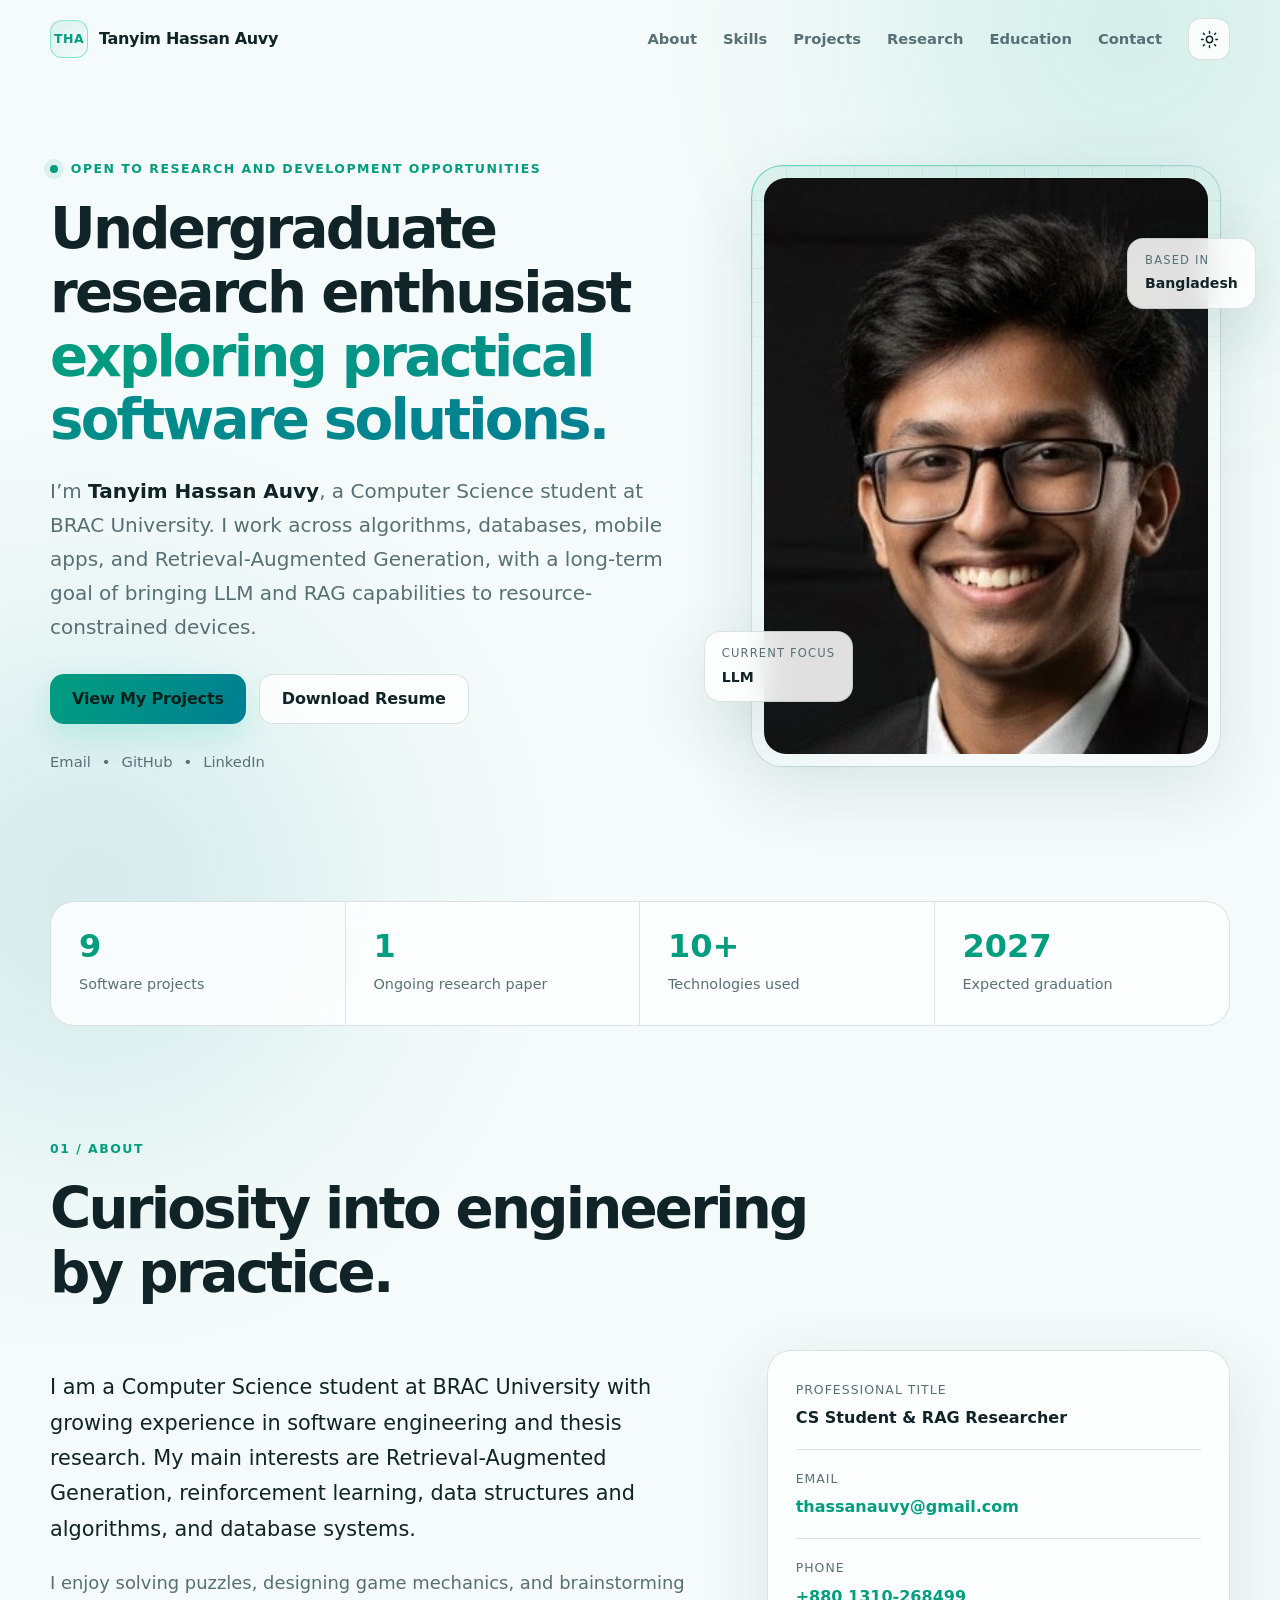
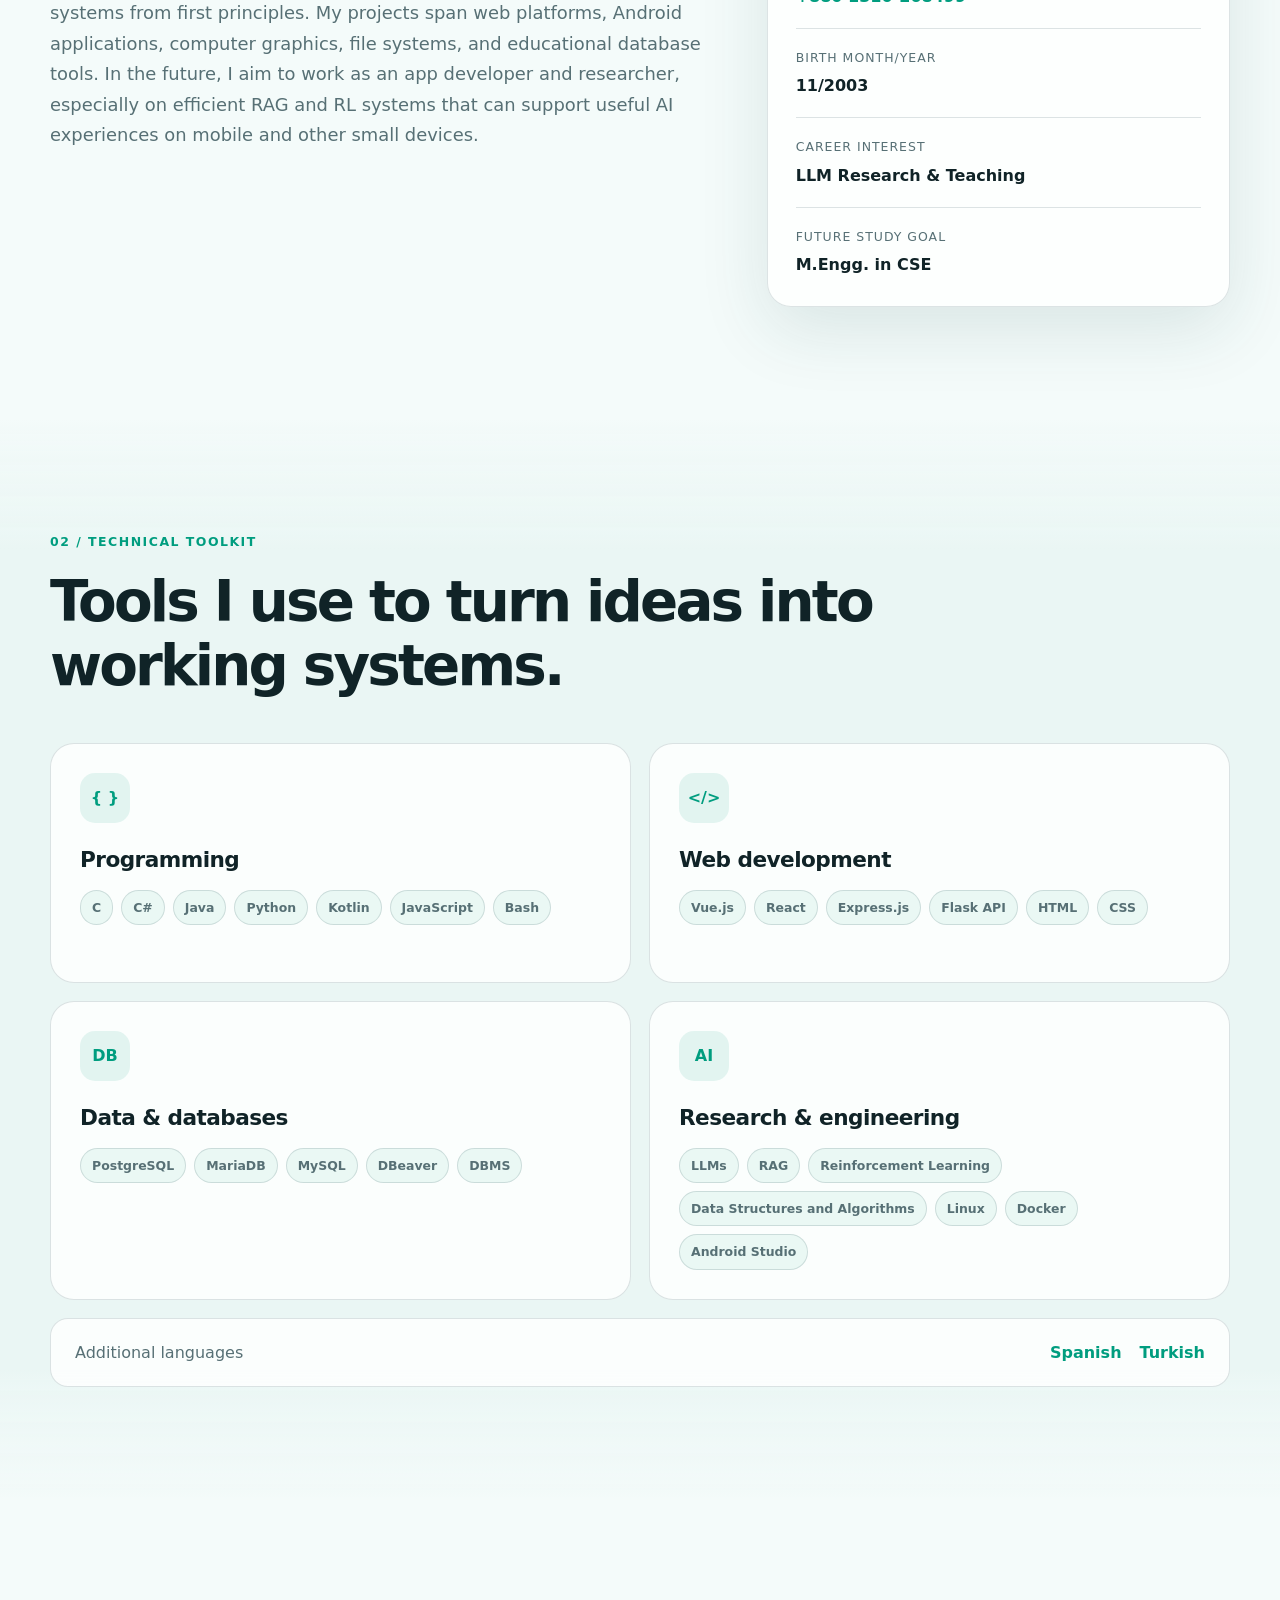
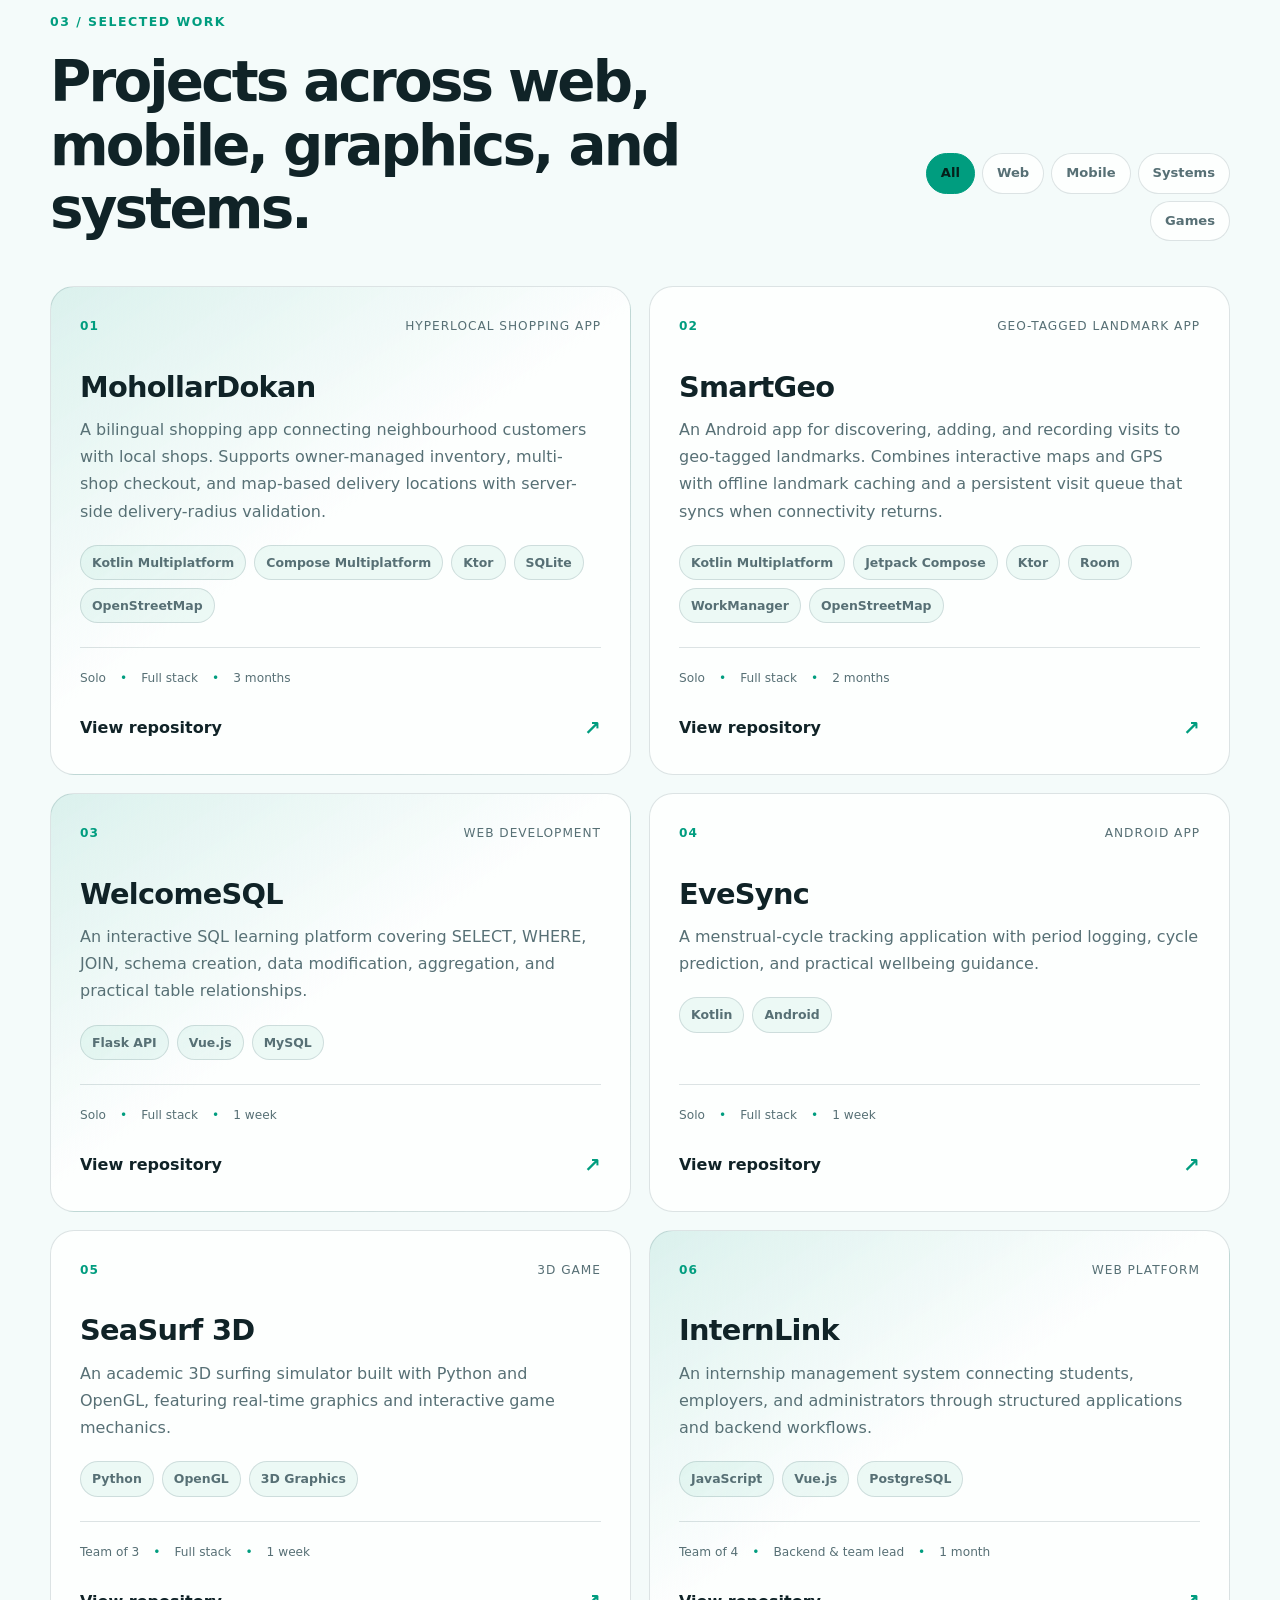
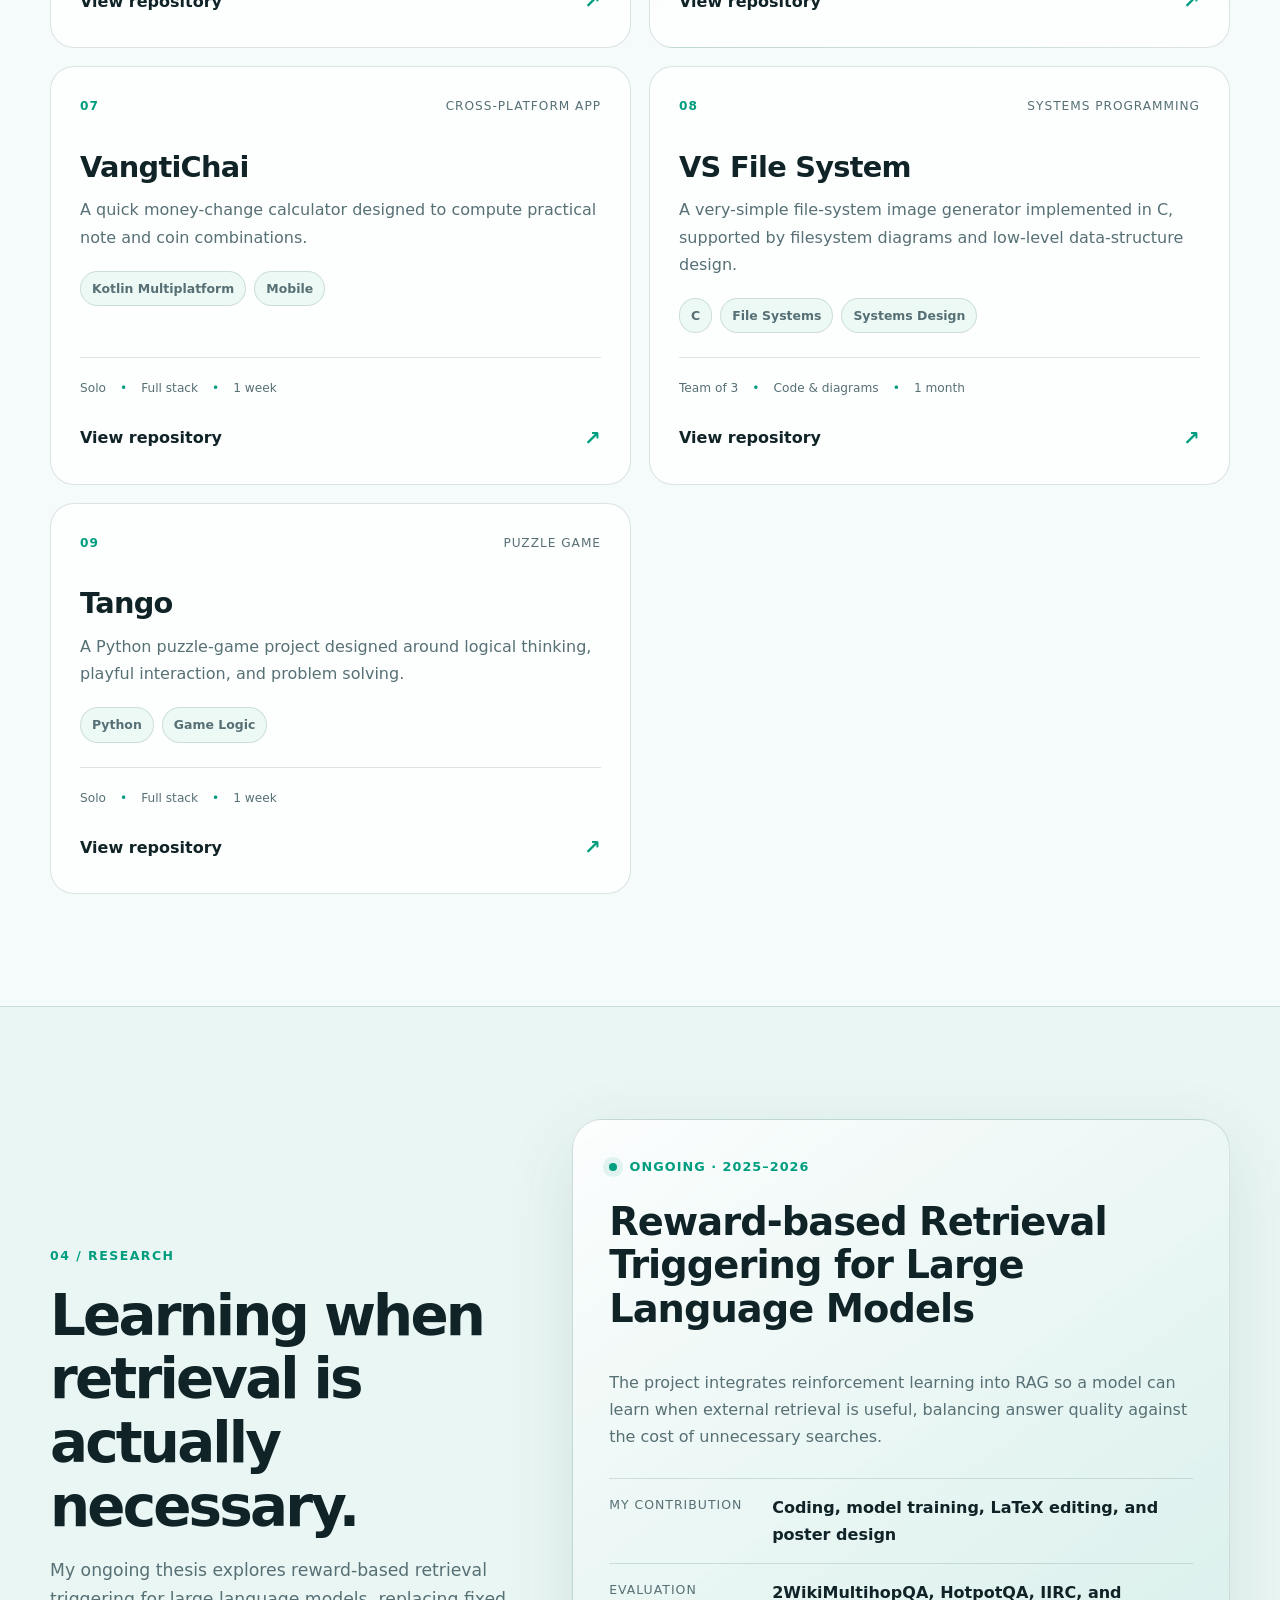
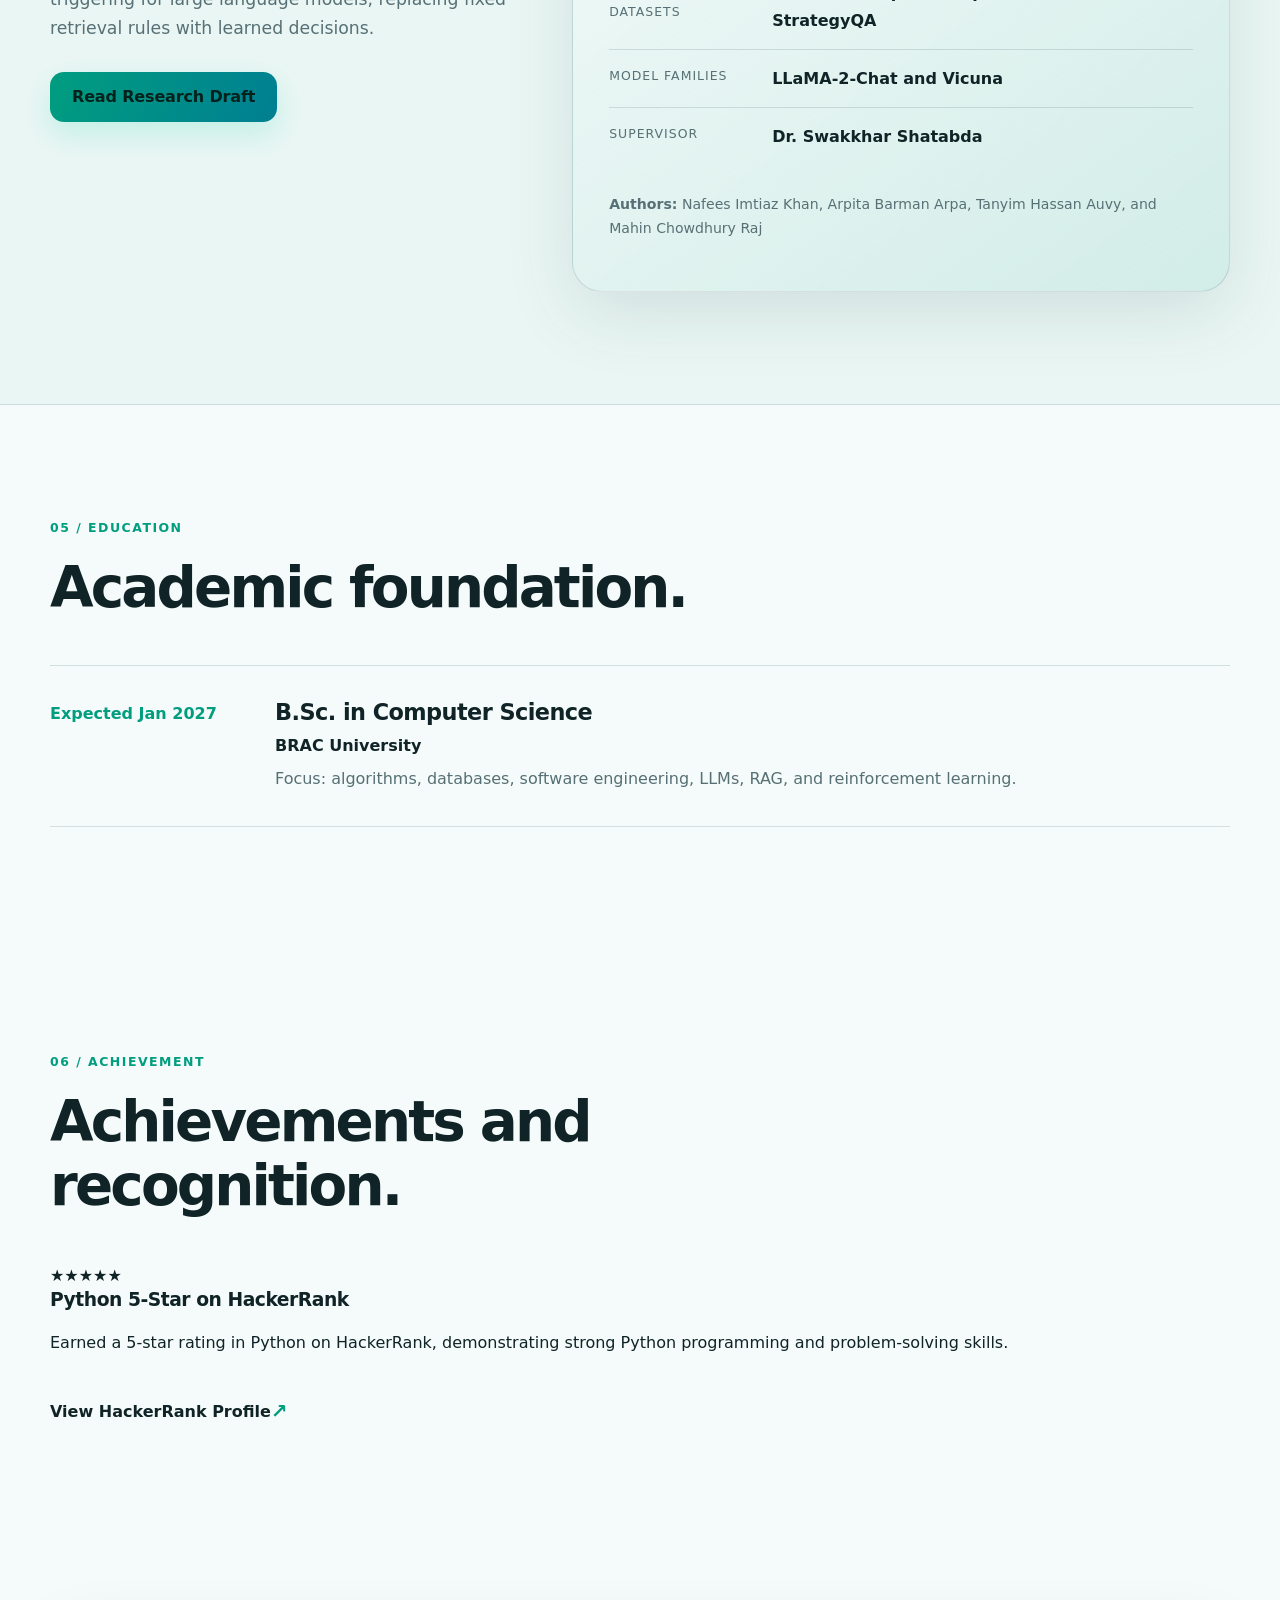
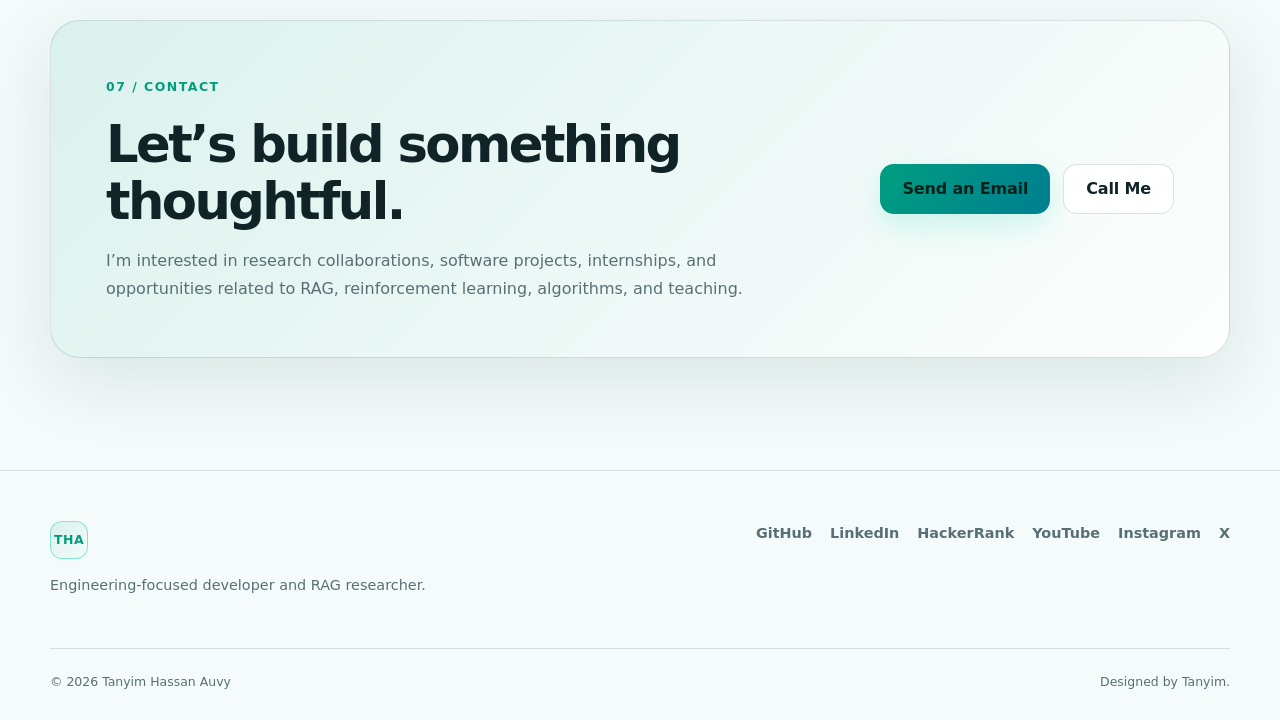
<file: index.html>
<!doctype html>
<html lang="en" data-theme="dark">
<head>
  <meta charset="utf-8" />
  <meta name="viewport" content="width=device-width, initial-scale=1" />
  <meta name="description" content="Portfolio of Tanyim Hassan Auvy — Computer Science student, developer, and researcher focused on Retrieval-Augmented Generation, reinforcement learning, algorithms, databases, and mobile applications." />
  <meta name="keywords" content="Tanyim Hassan Auvy, Computer Science, BRAC University, RAG, reinforcement learning, software developer, Kotlin, Vue, Flask, PostgreSQL" />
  <meta name="author" content="Tanyim Hassan Auvy" />
  <meta property="og:title" content="Tanyim Hassan Auvy | Developer & RAG Researcher" />
  <meta property="og:description" content="Engineering-focused portfolio featuring software projects, RAG research, and technical skills." />
  <meta property="og:type" content="website" />
  <meta property="og:image" content="assets/og-image.jpg" />
  <meta name="theme-color" content="#0bd3a7" />
  <title>Tanyim Hassan Auvy | Portfolio</title>
  <link rel="icon" href="assets/favicon.svg" type="image/svg+xml" />
  <link rel="stylesheet" href="styles.css" />
  <script defer src="script.js"></script>
</head>
<body>
  <a class="skip-link" href="#main">Skip to content</a>
  <div class="ambient ambient-one" aria-hidden="true"></div>
  <div class="ambient ambient-two" aria-hidden="true"></div>

  <header class="site-header" id="top">
    <nav class="nav container" aria-label="Main navigation">
      <a class="brand" href="#top" aria-label="Tanyim Hassan Auvy home">
        <span class="brand-mark">THA</span>
        <span>Tanyim Hassan Auvy</span>
      </a>
      <button class="nav-toggle" type="button" aria-expanded="false" aria-controls="nav-menu" aria-label="Open navigation">
        <span></span><span></span><span></span>
      </button>
      <div class="nav-menu" id="nav-menu">
        <a href="#about">About</a>
        <a href="#skills">Skills</a>
        <a href="#projects">Projects</a>
        <a href="#research">Research</a>
        <a href="#education">Education</a>
        <a href="#contact">Contact</a>
        <button class="theme-toggle" type="button" aria-label="Switch theme" title="Switch theme">
          <svg class="sun" viewBox="0 0 24 24" aria-hidden="true"><path d="M12 4V2m0 20v-2M4 12H2m20 0h-2M5.64 5.64 4.22 4.22m15.56 15.56-1.42-1.42M18.36 5.64l1.42-1.42M4.22 19.78l1.42-1.42M16 12a4 4 0 1 1-8 0 4 4 0 0 1 8 0Z"/></svg>
          <svg class="moon" viewBox="0 0 24 24" aria-hidden="true"><path d="M20.5 14.3A8.5 8.5 0 0 1 9.7 3.5 8.5 8.5 0 1 0 20.5 14.3Z"/></svg>
        </button>
      </div>
    </nav>
  </header>

  <main id="main">
    <section class="hero section container">
      <div class="hero-copy reveal">
        <p class="eyebrow"><span class="status-dot"></span> Open to research and development opportunities</p>
        <h2>Undergraduate research enthusiast <span class="gradient-text">exploring practical software solutions.</span></h2>
        <p class="hero-intro">I’m <strong>Tanyim Hassan Auvy</strong>, a Computer Science student at BRAC University. I work across algorithms, databases, mobile apps, and Retrieval-Augmented Generation, with a long-term goal of bringing LLM and RAG capabilities to resource-constrained devices.</p>
        <div class="hero-actions">
          <a class="button button-primary" href="#projects">View My Projects</a>
          <a class="button button-ghost" href="assets/Tanyim_Hassan_Auvy_Resume.pdf" download>Download Resume</a>
        </div>
        <div class="quick-links" aria-label="Contact links">
          <a href="mailto:thassanauvy@gmail.com" aria-label="Email Tanyim">Email</a>
          <span aria-hidden="true">•</span>
          <a href="https://github.com/thassanauvy" target="_blank" rel="noreferrer">GitHub</a>
          <span aria-hidden="true">•</span>
          <a href="https://www.linkedin.com/in/thassanauvy" target="_blank" rel="noreferrer">LinkedIn</a>
        </div>
      </div>

      <div class="hero-visual reveal delay-1">
        <div class="portrait-shell">
          <div class="portrait-grid" aria-hidden="true"></div>
          <img src="assets/profile.webp" width="864" height="1184" alt="Professional portrait of Tanyim Hassan Auvy" />
          <div class="floating-card card-code">
            <span class="card-label">Current focus</span>
            <strong>LLM</strong>
          </div>
          <div class="floating-card card-location">
            <span class="card-label">Based in</span>
            <strong>Bangladesh</strong>
          </div>
        </div>
      </div>
    </section>

    <section class="metrics container reveal" aria-label="Portfolio highlights">
      <article><strong>9</strong><span>Software projects</span></article>
      <article><strong>1</strong><span>Ongoing research paper</span></article>
      <article><strong>10+</strong><span>Technologies used</span></article>
      <article><strong>2027</strong><span>Expected graduation</span></article>
    </section>

    <section class="section container" id="about">
      <div class="section-heading reveal">
        <p class="eyebrow">01 / About</p>
        <h2>Curiosity into engineering by practice.</h2>
      </div>
      <div class="about-grid">
        <div class="about-copy reveal">
          <p>I am a Computer Science student at BRAC University with growing experience in software engineering and thesis research. My main interests are Retrieval-Augmented Generation, reinforcement learning, data structures and algorithms, and database systems.</p>
          <p>I enjoy solving puzzles, designing game mechanics, and brainstorming systems from first principles. My projects span web platforms, Android applications, computer graphics, file systems, and educational database tools. In the future, I aim to work as an app developer and researcher, especially on efficient RAG and RL systems that can support useful AI experiences on mobile and other small devices.</p>
        </div>
        <aside class="profile-card reveal delay-1" aria-label="Profile details">
          <div><span>Professional title</span><strong>CS Student & RAG Researcher</strong></div>
          <div><span>Email</span><a href="mailto:thassanauvy@gmail.com">thassanauvy@gmail.com</a></div>
          <div><span>Phone</span><a href="tel:+8801310268499">+880 1310-268499</a></div>
          <div><span>Birth month/year</span><strong>11/2003</strong></div>
          <div><span>Career interest</span><strong>LLM Research & Teaching</strong></div>
          <div><span>Future study goal</span><strong>M.Engg. in CSE</strong></div>
        </aside>
      </div>
    </section>

    <section class="section section-tinted" id="skills">
      <div class="container">
        <div class="section-heading reveal">
          <p class="eyebrow">02 / Technical toolkit</p>
          <h2>Tools I use to turn ideas into working systems.</h2>
        </div>
        <div class="skills-grid">
          <article class="skill-card reveal"><div class="skill-icon">{ }</div><h3>Programming</h3><div class="tag-list"><span>C</span><span>C#</span><span>Java</span><span>Python</span><span>Kotlin</span><span>JavaScript</span><span>Bash</span></div></article>
          <article class="skill-card reveal delay-1"><div class="skill-icon">&lt;/&gt;</div><h3>Web development</h3><div class="tag-list"><span>Vue.js</span><span>React</span><span>Express.js</span><span>Flask API</span><span>HTML</span><span>CSS</span></div></article>
          <article class="skill-card reveal"><div class="skill-icon">DB</div><h3>Data & databases</h3><div class="tag-list"><span>PostgreSQL</span><span>MariaDB</span><span>MySQL</span><span>DBeaver</span><span>DBMS</span></div></article>
          <article class="skill-card reveal delay-1"><div class="skill-icon">AI</div><h3>Research & engineering</h3><div class="tag-list"><span>LLMs</span><span>RAG</span><span>Reinforcement Learning</span><span>Data Structures and Algorithms</span><span>Linux</span><span>Docker</span><span>Android Studio</span></div></article>
        </div>
        <div class="language-strip reveal">
          <span>Additional languages</span><strong>Spanish</strong><strong>Turkish</strong>
        </div>
      </div>
    </section>

    <section class="section container" id="projects">
      <div class="section-heading split-heading reveal">
        <div><p class="eyebrow">03 / Selected work</p><h2>Projects across web, mobile, graphics, and systems.</h2></div>
        <div class="project-filters" role="group" aria-label="Filter projects">
          <button class="filter active" data-filter="all">All</button>
          <button class="filter" data-filter="web">Web</button>
          <button class="filter" data-filter="mobile">Mobile</button>
          <button class="filter" data-filter="systems">Systems</button>
          <button class="filter" data-filter="game">Games</button>
        </div>
      </div>
      <div class="project-grid">
        <article class="project-card featured reveal" data-category="mobile">
          <div class="project-top"><span class="project-number">01</span><span class="project-category">Hyperlocal shopping app</span></div>
          <h3>MohollarDokan</h3>
          <p>A bilingual shopping app connecting neighbourhood customers with local shops. Supports owner-managed inventory, multi-shop checkout, and map-based delivery locations with server-side delivery-radius validation.</p>
          <div class="tag-list"><span>Kotlin Multiplatform</span><span>Compose Multiplatform</span><span>Ktor</span><span>SQLite</span><span>OpenStreetMap</span></div>
          <div class="project-meta"><span>Solo</span><span>Full stack</span><span>3 months</span></div>
          <a class="project-link" href="https://github.com/thassanauvy/MohollarDokan" target="_blank" rel="noreferrer">View repository <span>↗</span></a>
        </article>

        <article class="project-card reveal delay-1" data-category="mobile">
          <div class="project-top"><span class="project-number">02</span><span class="project-category">Geo-tagged landmark app</span></div>
          <h3>SmartGeo</h3>
          <p>An Android app for discovering, adding, and recording visits to geo-tagged landmarks. Combines interactive maps and GPS with offline landmark caching and a persistent visit queue that syncs when connectivity returns.</p>
          <div class="tag-list"><span>Kotlin Multiplatform</span><span>Jetpack Compose</span><span>Ktor</span><span>Room</span><span>WorkManager</span><span>OpenStreetMap</span></div>
          <div class="project-meta"><span>Solo</span><span>Full stack</span><span>2 months</span></div>
          <a class="project-link" href="https://github.com/thassanauvy/SmartGeo" target="_blank" rel="noreferrer">View repository <span>↗</span></a>
        </article>

        <article class="project-card featured reveal" data-category="web">
          <div class="project-top"><span class="project-number">03</span><span class="project-category">Web development</span></div>
          <h3>WelcomeSQL</h3>
          <p>An interactive SQL learning platform covering SELECT, WHERE, JOIN, schema creation, data modification, aggregation, and practical table relationships.</p>
          <div class="tag-list"><span>Flask API</span><span>Vue.js</span><span>MySQL</span></div>
          <div class="project-meta"><span>Solo</span><span>Full stack</span><span>1 week</span></div>
          <a class="project-link" href="https://github.com/thassanauvy/WelcomeSQL" target="_blank" rel="noreferrer">View repository <span>↗</span></a>
        </article>

        <article class="project-card reveal delay-1" data-category="mobile">
          <div class="project-top"><span class="project-number">04</span><span class="project-category">Android app</span></div>
          <h3>EveSync</h3>
          <p>A menstrual-cycle tracking application with period logging, cycle prediction, and practical wellbeing guidance.</p>
          <div class="tag-list"><span>Kotlin</span><span>Android</span></div>
          <div class="project-meta"><span>Solo</span><span>Full stack</span><span>1 week</span></div>
          <a class="project-link" href="https://github.com/thassanauvy/EveSync" target="_blank" rel="noreferrer">View repository <span>↗</span></a>
        </article>

        <article class="project-card reveal" data-category="game">
          <div class="project-top"><span class="project-number">05</span><span class="project-category">3D game</span></div>
          <h3>SeaSurf 3D</h3>
          <p>An academic 3D surfing simulator built with Python and OpenGL, featuring real-time graphics and interactive game mechanics.</p>
          <div class="tag-list"><span>Python</span><span>OpenGL</span><span>3D Graphics</span></div>
          <div class="project-meta"><span>Team of 3</span><span>Full stack</span><span>1 week</span></div>
          <a class="project-link" href="https://github.com/thassanauvy/SeaSurf3D" target="_blank" rel="noreferrer">View repository <span>↗</span></a>
        </article>

        <article class="project-card featured reveal delay-1" data-category="web">
          <div class="project-top"><span class="project-number">06</span><span class="project-category">Web platform</span></div>
          <h3>InternLink</h3>
          <p>An internship management system connecting students, employers, and administrators through structured applications and backend workflows.</p>
          <div class="tag-list"><span>JavaScript</span><span>Vue.js</span><span>PostgreSQL</span></div>
          <div class="project-meta"><span>Team of 4</span><span>Backend & team lead</span><span>1 month</span></div>
          <a class="project-link" href="https://github.com/adri-ja02/CSE470_Project" target="_blank" rel="noreferrer">View repository <span>↗</span></a>
        </article>

        <article class="project-card reveal" data-category="mobile">
          <div class="project-top"><span class="project-number">07</span><span class="project-category">Cross-platform app</span></div>
          <h3>VangtiChai</h3>
          <p>A quick money-change calculator designed to compute practical note and coin combinations.</p>
          <div class="tag-list"><span>Kotlin Multiplatform</span><span>Mobile</span></div>
          <div class="project-meta"><span>Solo</span><span>Full stack</span><span>1 week</span></div>
          <a class="project-link" href="https://github.com/thassanauvy/VangtiChai" target="_blank" rel="noreferrer">View repository <span>↗</span></a>
        </article>

        <article class="project-card reveal delay-1" data-category="systems">
          <div class="project-top"><span class="project-number">08</span><span class="project-category">Systems programming</span></div>
          <h3>VS File System</h3>
          <p>A very-simple file-system image generator implemented in C, supported by filesystem diagrams and low-level data-structure design.</p>
          <div class="tag-list"><span>C</span><span>File Systems</span><span>Systems Design</span></div>
          <div class="project-meta"><span>Team of 3</span><span>Code & diagrams</span><span>1 month</span></div>
          <a class="project-link" href="https://github.com/shadmanshafin49/MiniVSFS-A-C-based-VSFS-Image-Generator" target="_blank" rel="noreferrer">View repository <span>↗</span></a>
        </article>

        <article class="project-card reveal" data-category="game">
          <div class="project-top"><span class="project-number">09</span><span class="project-category">Puzzle game</span></div>
          <h3>Tango</h3>
          <p>A Python puzzle-game project designed around logical thinking, playful interaction, and problem solving.</p>
          <div class="tag-list"><span>Python</span><span>Game Logic</span></div>
          <div class="project-meta"><span>Solo</span><span>Full stack</span><span>1 week</span></div>
          <a class="project-link" href="https://github.com/thassanauvy/Tango" target="_blank" rel="noreferrer">View repository <span>↗</span></a>
        </article>
      </div>
    </section>

    <section class="section research-section" id="research">
      <div class="container research-grid">
        <div class="section-heading reveal">
          <p class="eyebrow">04 / Research</p>
          <h2>Learning when retrieval is actually necessary.</h2>
          <p class="section-lead">My ongoing thesis explores reward-based retrieval triggering for large language models, replacing fixed retrieval rules with learned decisions.</p>
          <a class="button button-primary" href="https://github.com/thassanauvy/RAG-RL/blob/main/P2_FinalPaper.pdf" target="_blank" rel="noreferrer">Read Research Draft</a>
        </div>
        <article class="research-card reveal delay-1">
          <div class="research-status"><span class="status-dot"></span> Ongoing · 2025–2026</div>
          <h3>Reward-based Retrieval Triggering for Large Language Models</h3>
          <p>The project integrates reinforcement learning into RAG so a model can learn when external retrieval is useful, balancing answer quality against the cost of unnecessary searches.</p>
          <dl>
            <div><dt>My contribution</dt><dd>Coding, model training, LaTeX editing, and poster design</dd></div>
            <div><dt>Evaluation datasets</dt><dd>2WikiMultihopQA, HotpotQA, IIRC, and StrategyQA</dd></div>
            <div><dt>Model families</dt><dd>LLaMA-2-Chat and Vicuna</dd></div>
            <div><dt>Supervisor</dt><dd>Dr. Swakkhar Shatabda</dd></div>
          </dl>
          <p class="authors"><strong>Authors:</strong> Nafees Imtiaz Khan, Arpita Barman Arpa, Tanyim Hassan Auvy, and Mahin Chowdhury Raj</p>
        </article>
      </div>
    </section>

    <section class="section container" id="education">
      <div class="section-heading reveal">
        <p class="eyebrow">05 / Education</p>
        <h2>Academic foundation.</h2>
      </div>
      <div class="timeline">
        <article class="timeline-item reveal">
          <span class="timeline-date">Expected Jan 2027</span>
          <div><h3>B.Sc. in Computer Science</h3><p>BRAC University</p><span>Focus: algorithms, databases, software engineering, LLMs, RAG, and reinforcement learning.</span></div>
        </article>
        
      </div>
    </section>

        <section class="section container" id="achievements">
      <div class="section-heading reveal">
        <p class="eyebrow">06 / Achievement</p>
        <h2>Achievements and recognition.</h2>
      </div>

      <article class="achievement-card reveal">
        <div class="achievement-icon">★★★★★</div>

        <div>
          <h3>Python 5-Star on HackerRank</h3>

          <p>
            Earned a 5-star rating in Python on HackerRank, demonstrating
            strong Python programming and problem-solving skills.
          </p>

          <a
            href="https://www.hackerrank.com/profile/thassanauvy"
            target="_blank"
            rel="noopener noreferrer"
            class="project-link"
          >
            View HackerRank Profile <span>↗</span>
          </a>
        </div>
      </article>
    </section>

    <section class="section contact-section" id="contact">
      <div class="container contact-card reveal">
        <div>
          <p class="eyebrow">07 / Contact</p>
          <h2>Let’s build something thoughtful.</h2>
          <p>I’m interested in research collaborations, software projects, internships, and opportunities related to RAG, reinforcement learning, algorithms, and teaching.</p>
        </div>
        <div class="contact-actions">
          <a class="button button-primary" href="mailto:thassanauvy@gmail.com?subject=Portfolio%20Inquiry">Send an Email</a>
          <a class="button button-ghost" href="tel:+8801310268499">Call Me</a>
        </div>
      </div>
    </section>
  </main>

  <footer class="footer">
    <div class="container footer-grid">
      <div><a class="brand" href="#top"><span class="brand-mark">THA</span><span> </span></a><p>Engineering-focused developer and RAG researcher.</p></div>
      <div class="social-links" aria-label="Social profiles">
        <a href="https://github.com/thassanauvy" target="_blank" rel="noreferrer">GitHub</a>
        <a href="https://www.linkedin.com/in/thassanauvy" target="_blank" rel="noreferrer">LinkedIn</a>
        <a href="https://www.hackerrank.com/profile/thassanauvy" target="_blank" rel="noreferrer">HackerRank</a>
        <a href="https://www.youtube.com/@thassanauvy" target="_blank" rel="noreferrer">YouTube</a>
        <a href="https://www.instagram.com/thassanauvy" target="_blank" rel="noreferrer">Instagram</a>
        <a href="https://x.com/thassanauvy" target="_blank" rel="noreferrer">X</a>
      </div>
    </div>
    <div class="container footer-bottom"><span>© <span id="year"></span> Tanyim Hassan Auvy</span><span>Designed by Tanyim.</span></div>
  </footer>
</body>
</html>
</file>
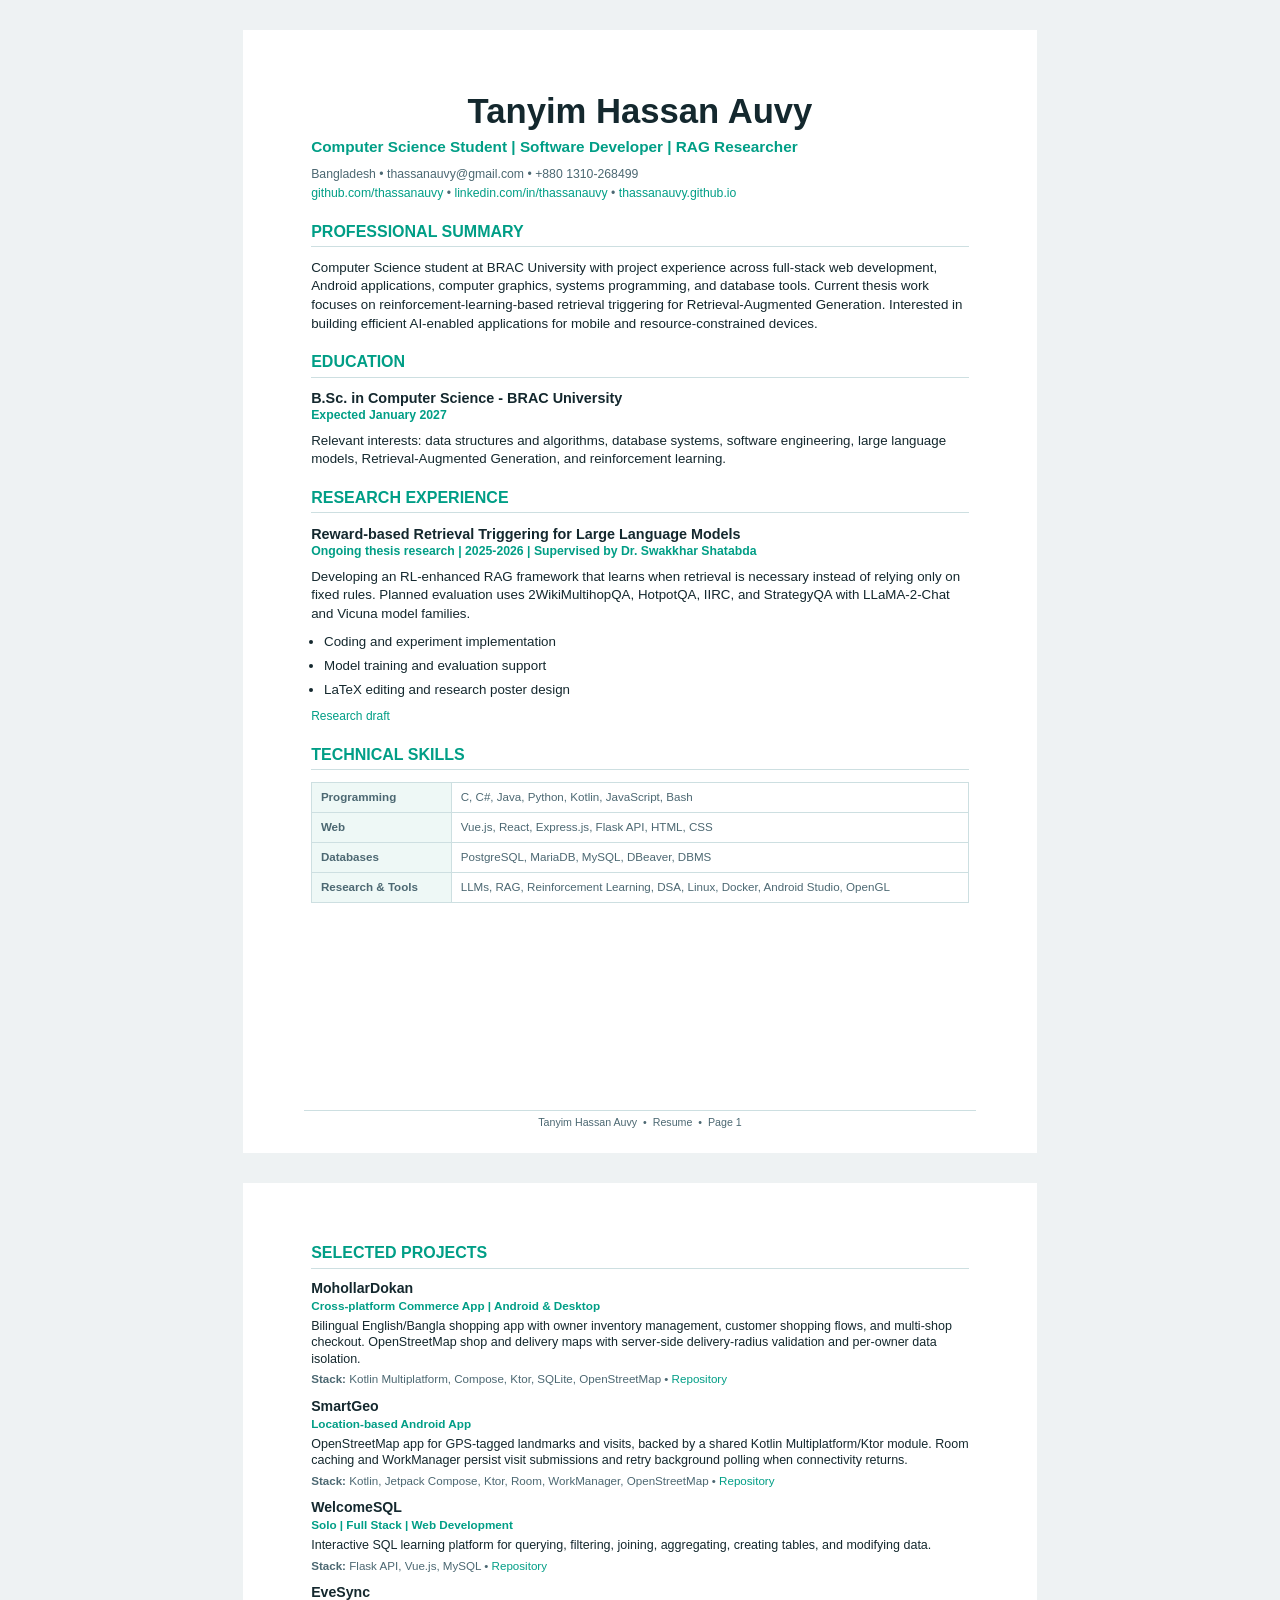
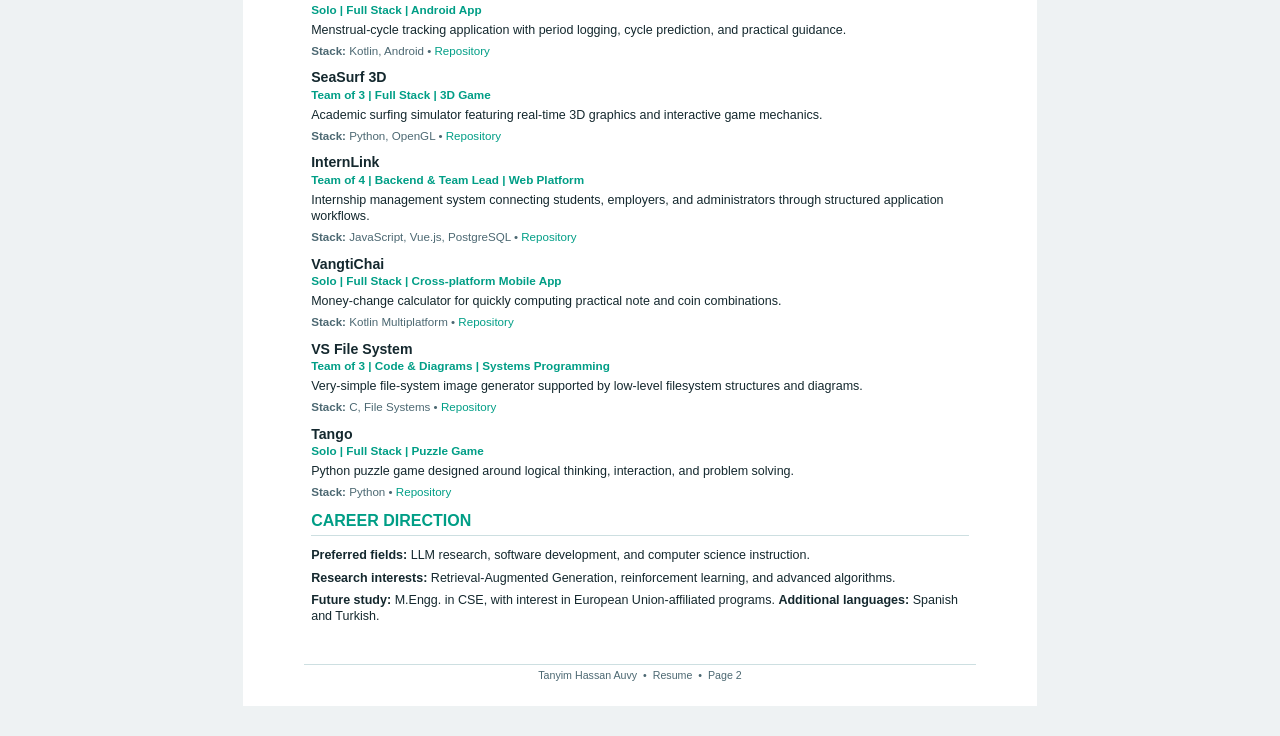
<file: assets/Tanyim_Hassan_Auvy_Resume.html>
<!doctype html>
<html lang="en">
<head>
  <meta charset="utf-8">
  <meta name="viewport" content="width=device-width, initial-scale=1">
  <title>Tanyim Hassan Auvy — Resume</title>
  <style>
    :root { color-scheme: light; --ink: #14282e; --muted: #4c6872; --teal: #009e86; --rule: #cddfe1; }
    * { box-sizing: border-box; }
    @page { size: A4; margin: 0; }
    html { background: #eef2f3; }
    body { margin: 0; color: var(--ink); font: 10pt/1.4 Arial, "Liberation Sans", sans-serif; }
    a { color: var(--teal); text-decoration: none; }
    p { margin: 0 0 2.4mm; }
    .page { width: 210mm; min-height: 297mm; margin: 8mm auto; padding: 16mm 18mm 18mm; background: white; position: relative; }
    .page + .page { break-before: page; }
    .identity { margin-bottom: 5mm; }
    h1 { margin: 0 0 1mm; text-align: center; font-size: 26pt; line-height: 1.2; }
    .headline { color: var(--teal); font-size: 11.5pt; font-weight: 700; margin-bottom: 2mm; }
    .contact { color: var(--muted); font-size: 9.2pt; line-height: 1.55; }
    .contact a.contact-detail { color: var(--muted); }
    h2 { margin: 5mm 0 3mm; padding-bottom: 1.4mm; color: var(--teal); border-bottom: 0.3mm solid var(--rule); font-size: 12pt; line-height: 1.2; text-transform: uppercase; }
    h3 { margin: 0; font-size: 10.8pt; line-height: 1.25; }
    .meta { margin: 0 0 2mm; color: var(--teal); font-size: 9.2pt; font-weight: 700; }
    .education { margin-bottom: 5mm; }
    .research ul { padding-left: 3.4mm; margin: 2mm 0; }
    .research li { margin-bottom: 1.5mm; }
    .research-link { font-size: 9pt; }
    .skills { width: 100%; border-collapse: collapse; color: var(--muted); font-size: 8.7pt; }
    .skills th, .skills td { border: 0.25mm solid var(--rule); padding: 1.7mm 2.3mm; text-align: left; }
    .skills th { width: 37mm; background: #eef8f6; }
    .projects-page { font-size: 9.4pt; line-height: 1.3; }
    .projects-page h2:first-child { margin-top: 0; }
    .project { margin-bottom: 3mm; break-inside: avoid; }
    .project h3 { font-size: 10.6pt; }
    .project .meta { font-size: 8.8pt; margin-bottom: 1.3mm; }
    .project p { margin-bottom: 1.2mm; }
    .stack { color: var(--muted); font-size: 8.7pt; }
    .career { break-inside: avoid; }
    .career h2 { margin-top: 2.5mm; }
    .career p { margin-bottom: 1.6mm; }
    footer { position: absolute; left: 16mm; right: 16mm; bottom: 6mm; border-top: 0.25mm solid var(--rule); padding-top: 1mm; text-align: center; font-size: 8pt; color: var(--muted); }
    @media print {
      html { background: white; }
      body { print-color-adjust: exact; -webkit-print-color-adjust: exact; }
      .page { margin: 0; height: 297mm; }
    }
    @media screen and (max-width: 800px) {
      .page { width: 100%; min-height: auto; margin: 0; padding: 8mm 5mm 16mm; }
      .page + .page { border-top: 1px solid var(--rule); }
      h1 { font-size: 23pt; }
      .skills th { width: 28mm; }
      footer { position: static; margin-top: 8mm; }
    }
  </style>
</head>
<body>
  <main>
    <section class="page" aria-label="Profile, education, research, and skills">
      <header class="identity">
        <h1>Tanyim Hassan Auvy</h1>
        <p class="headline">Computer Science Student | Software Developer | RAG Researcher</p>
        <div class="contact">
          Bangladesh &bull; <a class="contact-detail" href="mailto:thassanauvy@gmail.com">thassanauvy@gmail.com</a> &bull; <a class="contact-detail" href="tel:+8801310268499">+880 1310-268499</a><br>
          <a href="https://github.com/thassanauvy">github.com/thassanauvy</a> &bull; <a href="https://www.linkedin.com/in/thassanauvy">linkedin.com/in/thassanauvy</a>
          &bull; <a href="https://thassanauvy.github.io">thassanauvy.github.io</a>
        </div>
      </header>

      <section>
        <h2>Professional Summary</h2>
        <p>Computer Science student at BRAC University with project experience across full-stack web development, Android applications, computer graphics, systems programming, and database tools. Current thesis work focuses on reinforcement-learning-based retrieval triggering for Retrieval-Augmented Generation. Interested in building efficient AI-enabled applications for mobile and resource-constrained devices.</p>
      </section>

      <section class="education">
        <h2>Education</h2>
        <h3>B.Sc. in Computer Science - BRAC University</h3>
        <p class="meta">Expected January 2027</p>
        <p>Relevant interests: data structures and algorithms, database systems, software engineering, large language models, Retrieval-Augmented Generation, and reinforcement learning.</p>
      </section>

      <section class="research">
        <h2>Research Experience</h2>
        <h3>Reward-based Retrieval Triggering for Large Language Models</h3>
        <p class="meta">Ongoing thesis research | 2025-2026 | Supervised by Dr. Swakkhar Shatabda</p>
        <p>Developing an RL-enhanced RAG framework that learns when retrieval is necessary instead of relying only on fixed rules. Planned evaluation uses 2WikiMultihopQA, HotpotQA, IIRC, and StrategyQA with LLaMA-2-Chat and Vicuna model families.</p>
        <ul>
          <li>Coding and experiment implementation</li>
          <li>Model training and evaluation support</li>
          <li>LaTeX editing and research poster design</li>
        </ul>
        <a class="research-link" href="https://github.com/thassanauvy/RAG-RL/blob/main/P2_FinalPaper.pdf">Research draft</a>
      </section>

      <section>
        <h2>Technical Skills</h2>
        <table class="skills" aria-label="Technical skills">
          <tbody>
            <tr><th scope="row">Programming</th><td>C, C#, Java, Python, Kotlin, JavaScript, Bash</td></tr>
            <tr><th scope="row">Web</th><td>Vue.js, React, Express.js, Flask API, HTML, CSS</td></tr>
            <tr><th scope="row">Databases</th><td>PostgreSQL, MariaDB, MySQL, DBeaver, DBMS</td></tr>
            <tr><th scope="row">Research &amp; Tools</th><td>LLMs, RAG, Reinforcement Learning, DSA, Linux, Docker, Android Studio, OpenGL</td></tr>
          </tbody>
        </table>
      </section>
      <footer>Tanyim Hassan Auvy &nbsp;&bull;&nbsp; Resume &nbsp;&bull;&nbsp; Page 1</footer>
    </section>

    <section class="page projects-page" aria-label="Selected projects and career direction">
      <h2>Selected Projects</h2>

      <article class="project">
        <h3>MohollarDokan</h3>
        <p class="meta">Cross-platform Commerce App | Android &amp; Desktop</p>
        <p>Bilingual English/Bangla shopping app with owner inventory management, customer shopping flows, and multi-shop checkout. OpenStreetMap shop and delivery maps with server-side delivery-radius validation and per-owner data isolation.</p>
        <p class="stack"><strong>Stack:</strong> Kotlin Multiplatform, Compose, Ktor, SQLite, OpenStreetMap &bull; <a href="https://github.com/thassanauvy/MohollarDokan">Repository</a></p>
      </article>

      <article class="project">
        <h3>SmartGeo</h3>
        <p class="meta">Location-based Android App</p>
        <p>OpenStreetMap app for GPS-tagged landmarks and visits, backed by a shared Kotlin Multiplatform/Ktor module. Room caching and WorkManager persist visit submissions and retry background polling when connectivity returns.</p>
        <p class="stack"><strong>Stack:</strong> Kotlin, Jetpack Compose, Ktor, Room, WorkManager, OpenStreetMap &bull; <a href="https://github.com/thassanauvy/SmartGeo">Repository</a></p>
      </article>

      <article class="project">
        <h3>WelcomeSQL</h3>
        <p class="meta">Solo | Full Stack | Web Development</p>
        <p>Interactive SQL learning platform for querying, filtering, joining, aggregating, creating tables, and modifying data.</p>
        <p class="stack"><strong>Stack:</strong> Flask API, Vue.js, MySQL &bull; <a href="https://github.com/thassanauvy/WelcomeSQL">Repository</a></p>
      </article>

      <article class="project">
        <h3>EveSync</h3>
        <p class="meta">Solo | Full Stack | Android App</p>
        <p>Menstrual-cycle tracking application with period logging, cycle prediction, and practical guidance.</p>
        <p class="stack"><strong>Stack:</strong> Kotlin, Android &bull; <a href="https://github.com/thassanauvy/EveSync">Repository</a></p>
      </article>

      <article class="project">
        <h3>SeaSurf 3D</h3>
        <p class="meta">Team of 3 | Full Stack | 3D Game</p>
        <p>Academic surfing simulator featuring real-time 3D graphics and interactive game mechanics.</p>
        <p class="stack"><strong>Stack:</strong> Python, OpenGL &bull; <a href="https://github.com/thassanauvy/SeaSurf3D">Repository</a></p>
      </article>

      <article class="project">
        <h3>InternLink</h3>
        <p class="meta">Team of 4 | Backend &amp; Team Lead | Web Platform</p>
        <p>Internship management system connecting students, employers, and administrators through structured application workflows.</p>
        <p class="stack"><strong>Stack:</strong> JavaScript, Vue.js, PostgreSQL &bull; <a href="https://github.com/adri-ja02/CSE470_Project">Repository</a></p>
      </article>

      <article class="project">
        <h3>VangtiChai</h3>
        <p class="meta">Solo | Full Stack | Cross-platform Mobile App</p>
        <p>Money-change calculator for quickly computing practical note and coin combinations.</p>
        <p class="stack"><strong>Stack:</strong> Kotlin Multiplatform &bull; <a href="https://github.com/thassanauvy/VangtiChai">Repository</a></p>
      </article>

      <article class="project">
        <h3>VS File System</h3>
        <p class="meta">Team of 3 | Code &amp; Diagrams | Systems Programming</p>
        <p>Very-simple file-system image generator supported by low-level filesystem structures and diagrams.</p>
        <p class="stack"><strong>Stack:</strong> C, File Systems &bull; <a href="https://github.com/shadmanshafin49/MiniVSFS-A-C-based-VSFS-Image-Generator">Repository</a></p>
      </article>

      <article class="project">
        <h3>Tango</h3>
        <p class="meta">Solo | Full Stack | Puzzle Game</p>
        <p>Python puzzle game designed around logical thinking, interaction, and problem solving.</p>
        <p class="stack"><strong>Stack:</strong> Python &bull; <a href="https://github.com/thassanauvy/Tango">Repository</a></p>
      </article>

      <section class="career">
        <h2>Career Direction</h2>
        <p><strong>Preferred fields:</strong> LLM research, software development, and computer science instruction.</p>
        <p><strong>Research interests:</strong> Retrieval-Augmented Generation, reinforcement learning, and advanced algorithms.</p>
        <p><strong>Future study:</strong> M.Engg. in CSE, with interest in European Union-affiliated programs. <strong>Additional languages:</strong> Spanish and Turkish.</p>
      </section>
      <footer>Tanyim Hassan Auvy &nbsp;&bull;&nbsp; Resume &nbsp;&bull;&nbsp; Page 2</footer>
    </section>
  </main>
</body>
</html>
</file>
<file: styles.css>
:root {
  --bg: #071016;
  --bg-soft: #0b1820;
  --surface: rgba(14, 29, 37, .78);
  --surface-solid: #0e1d25;
  --surface-hover: #122833;
  --text: #edf8f6;
  --muted: #9db2b5;
  --line: rgba(183, 224, 218, .15);
  --accent: #0bd3a7;
  --accent-2: #37e5e8;
  --accent-soft: rgba(11, 211, 167, .14);
  --shadow: 0 22px 70px rgba(0,0,0,.28);
  --radius: 24px;
  --max: 1180px;
}
html[data-theme="light"] {
  --bg: #f4fbfa;
  --bg-soft: #eaf6f4;
  --surface: rgba(255,255,255,.82);
  --surface-solid: #ffffff;
  --surface-hover: #f0faf8;
  --text: #102327;
  --muted: #577075;
  --line: rgba(18, 60, 67, .14);
  --accent: #009d7f;
  --accent-2: #007f92;
  --accent-soft: rgba(0, 157, 127, .10);
  --shadow: 0 22px 70px rgba(23, 77, 76, .12);
}
* { box-sizing: border-box; }
html { scroll-behavior: smooth; scroll-padding-top: 88px; }
body { margin: 0; background: var(--bg); color: var(--text); font-family: Inter, ui-sans-serif, system-ui, -apple-system, BlinkMacSystemFont, "Segoe UI", sans-serif; line-height: 1.7; overflow-x: hidden; }
a { color: inherit; text-decoration: none; }
button { font: inherit; }
img { display: block; max-width: 100%; }
::selection { background: var(--accent); color: #05211a; }
.container { width: min(calc(100% - 40px), var(--max)); margin-inline: auto; }
.section { padding: 112px 0; }
.skip-link { position: fixed; left: 16px; top: -60px; z-index: 1000; background: var(--accent); color: #04251d; padding: 10px 16px; border-radius: 10px; font-weight: 800; transition: top .2s; }
.skip-link:focus { top: 16px; }
.ambient { position: fixed; width: 500px; height: 500px; border-radius: 50%; filter: blur(130px); opacity: .13; pointer-events: none; z-index: -1; }
.ambient-one { background: var(--accent); top: -220px; right: -100px; }
.ambient-two { background: var(--accent-2); bottom: -240px; left: -160px; }
.site-header { position: sticky; top: 0; z-index: 100; border-bottom: 1px solid transparent; transition: .25s ease; }
.site-header.scrolled { background: color-mix(in srgb, var(--bg) 82%, transparent); backdrop-filter: blur(18px); border-color: var(--line); }
.nav { min-height: 78px; display: flex; align-items: center; justify-content: space-between; gap: 24px; }
.brand { display: inline-flex; align-items: center; gap: 11px; font-weight: 850; letter-spacing: -.02em; }
.brand-mark { width: 38px; height: 38px; display: grid; place-items: center; border: 1px solid rgba(11,211,167,.45); border-radius: 12px; background: linear-gradient(145deg, var(--accent-soft), transparent); color: var(--accent); font-size: .78rem; letter-spacing: .04em; }
.nav-menu { display: flex; align-items: center; gap: 26px; }
.nav-menu > a { color: var(--muted); font-size: .92rem; font-weight: 650; transition: color .2s; }
.nav-menu > a:hover, .nav-menu > a.active { color: var(--accent); }
.nav-toggle { display: none; border: 0; background: transparent; width: 42px; height: 42px; padding: 8px; }
.nav-toggle span { display: block; height: 2px; margin: 6px 0; background: var(--text); border-radius: 2px; transition: .2s; }
.theme-toggle { width: 42px; height: 42px; border: 1px solid var(--line); background: var(--surface); color: var(--text); border-radius: 13px; display: grid; place-items: center; cursor: pointer; }
.theme-toggle svg { width: 19px; fill: none; stroke: currentColor; stroke-width: 1.8; stroke-linecap: round; stroke-linejoin: round; }
html[data-theme="dark"] .sun, html[data-theme="light"] .moon { display: none; }
.hero { min-height: calc(100vh - 78px); display: grid; grid-template-columns: 1.12fr .88fr; align-items: center; gap: 70px; padding-top: 64px; }
.eyebrow { margin: 0 0 18px; color: var(--accent); text-transform: uppercase; font-weight: 800; letter-spacing: .12em; font-size: .78rem; }
.status-dot { display: inline-block; width: 8px; height: 8px; background: var(--accent); border-radius: 50%; margin-right: 7px; box-shadow: 0 0 0 6px var(--accent-soft); animation: pulse 2.2s infinite; }
@keyframes pulse { 50% { box-shadow: 0 0 0 11px transparent; } }
h1, h2, h3 { line-height: 1.13; margin-top: 0; }
h1 { font-size: clamp(3rem, 6.5vw, 6.35rem); letter-spacing: -.065em; margin-bottom: 25px; max-width: 850px; }
h2 { font-size: clamp(2.2rem, 4.4vw, 4.15rem); letter-spacing: -.05em; margin-bottom: 22px; max-width: 840px; }
h3 { letter-spacing: -.025em; }
.gradient-text { color: transparent; background: linear-gradient(115deg, var(--accent), var(--accent-2)); background-clip: text; -webkit-background-clip: text; }
.hero-intro { max-width: 720px; font-size: clamp(1.05rem, 1.6vw, 1.25rem); color: var(--muted); margin-bottom: 30px; }
.hero-intro strong { color: var(--text); }
.hero-actions, .contact-actions { display: flex; flex-wrap: wrap; gap: 13px; }
.button { min-height: 50px; display: inline-flex; align-items: center; justify-content: center; padding: 0 22px; border-radius: 14px; font-weight: 800; letter-spacing: -.01em; transition: transform .2s, box-shadow .2s, background .2s; }
.button:hover { transform: translateY(-3px); }
.button-primary { background: linear-gradient(115deg, var(--accent), var(--accent-2)); color: #05211b; box-shadow: 0 12px 30px rgba(11,211,167,.18); }
.button-ghost { border: 1px solid var(--line); background: var(--surface); }
.quick-links { display: flex; flex-wrap: wrap; gap: 11px; margin-top: 25px; color: var(--muted); font-size: .92rem; }
.quick-links a:hover { color: var(--accent); }
.hero-visual { position: relative; display: grid; place-items: center; }
.portrait-shell { position: relative; width: min(100%, 470px); aspect-ratio: .78; border-radius: 32px; padding: 12px; border: 1px solid var(--line); background: linear-gradient(145deg, var(--accent-soft), transparent 60%); box-shadow: var(--shadow); }
.portrait-shell::before { content: ""; position: absolute; inset: -1px; border-radius: inherit; padding: 1px; background: linear-gradient(145deg, rgba(11,211,167,.6), transparent 45%); -webkit-mask: linear-gradient(#fff 0 0) content-box, linear-gradient(#fff 0 0); -webkit-mask-composite: xor; mask-composite: exclude; pointer-events: none; }
.portrait-shell img { width: 100%; height: 100%; object-fit: cover; object-position: 50% 36%; border-radius: 22px; filter: saturate(.9) contrast(1.02); }
.portrait-grid { position: absolute; inset: 0; background-image: linear-gradient(var(--line) 1px, transparent 1px), linear-gradient(90deg, var(--line) 1px, transparent 1px); background-size: 34px 34px; mask-image: linear-gradient(to bottom, #000, transparent 75%); opacity: .45; border-radius: inherit; }
.floating-card { position: absolute; max-width: 245px; padding: 14px 17px; background: color-mix(in srgb, var(--surface-solid) 87%, transparent); backdrop-filter: blur(14px); border: 1px solid var(--line); border-radius: 16px; box-shadow: var(--shadow); line-height: 1.35; }
.card-code { left: -48px; bottom: 64px; }
.card-location { right: -36px; top: 72px; }
.card-label { display: block; color: var(--muted); font-size: .72rem; text-transform: uppercase; letter-spacing: .1em; margin-bottom: 4px; }
.floating-card strong { font-size: .88rem; }
.metrics { display: grid; grid-template-columns: repeat(4, 1fr); border: 1px solid var(--line); border-radius: var(--radius); background: var(--surface); backdrop-filter: blur(15px); overflow: hidden; }
.metrics article { padding: 28px; border-right: 1px solid var(--line); }
.metrics article:last-child { border-right: 0; }
.metrics strong { display: block; color: var(--accent); font-size: 2rem; line-height: 1; margin-bottom: 8px; }
.metrics span { color: var(--muted); font-size: .9rem; }
.section-heading { margin-bottom: 45px; }
.section-heading h2 { margin-bottom: 0; }
.section-lead { color: var(--muted); font-size: 1.08rem; max-width: 650px; margin-bottom: 28px; }
.about-grid { display: grid; grid-template-columns: 1.18fr .82fr; gap: 50px; align-items: start; }
.about-copy { color: var(--muted); font-size: 1.12rem; }
.about-copy p:first-child { color: var(--text); font-size: 1.3rem; }
.profile-card { border: 1px solid var(--line); border-radius: var(--radius); padding: 10px 28px; background: var(--surface); box-shadow: var(--shadow); }
.profile-card div { padding: 18px 0; border-bottom: 1px solid var(--line); }
.profile-card div:last-child { border-bottom: 0; }
.profile-card span { display: block; color: var(--muted); font-size: .78rem; text-transform: uppercase; letter-spacing: .08em; margin-bottom: 4px; }
.profile-card a { color: var(--accent); font-weight: 700; word-break: break-word; }
.section-tinted { background: linear-gradient(180deg, transparent, var(--bg-soft) 12%, var(--bg-soft) 88%, transparent); }
.skills-grid { display: grid; grid-template-columns: repeat(2, 1fr); gap: 18px; }
.skill-card { min-height: 240px; border: 1px solid var(--line); border-radius: var(--radius); background: var(--surface); padding: 29px; transition: transform .25s, border-color .25s; }
.skill-card:hover { transform: translateY(-5px); border-color: rgba(11,211,167,.42); }
.skill-icon { width: 50px; height: 50px; display: grid; place-items: center; border-radius: 15px; background: var(--accent-soft); color: var(--accent); font-weight: 900; margin-bottom: 25px; }
.skill-card h3 { font-size: 1.35rem; margin-bottom: 18px; }
.tag-list { display: flex; flex-wrap: wrap; gap: 8px; }
.tag-list span { border: 1px solid var(--line); background: color-mix(in srgb, var(--accent-soft) 65%, transparent); border-radius: 999px; padding: 6px 11px; color: var(--muted); font-size: .78rem; font-weight: 700; }
.language-strip { margin-top: 18px; display: flex; gap: 18px; align-items: center; flex-wrap: wrap; border: 1px solid var(--line); border-radius: 18px; padding: 20px 24px; background: var(--surface); }
.language-strip span { color: var(--muted); margin-right: auto; }
.language-strip strong { color: var(--accent); }
.split-heading { display: flex; justify-content: space-between; align-items: end; gap: 35px; }
.project-filters { display: flex; gap: 7px; flex-wrap: wrap; justify-content: flex-end; }
.filter { border: 1px solid var(--line); border-radius: 999px; padding: 8px 14px; color: var(--muted); background: var(--surface); cursor: pointer; font-size: .82rem; font-weight: 750; }
.filter.active, .filter:hover { color: #05211b; background: var(--accent); border-color: var(--accent); }
.project-grid { display: grid; grid-template-columns: repeat(2, 1fr); gap: 18px; }
.project-card { display: flex; flex-direction: column; min-height: 385px; border: 1px solid var(--line); border-radius: var(--radius); padding: 29px; background: var(--surface); transition: transform .25s, border-color .25s, opacity .25s; }
.project-card.featured { background: linear-gradient(145deg, var(--accent-soft), var(--surface) 48%); }
.project-card:hover { transform: translateY(-6px); border-color: rgba(11,211,167,.48); }
.project-card.hidden { display: none; }
.project-top, .project-meta { display: flex; align-items: center; justify-content: space-between; gap: 14px; color: var(--muted); font-size: .76rem; text-transform: uppercase; letter-spacing: .08em; }
.project-number { color: var(--accent); font-weight: 900; }
.project-card h3 { margin: 34px 0 13px; font-size: 1.8rem; }
.project-card p { color: var(--muted); margin: 0 0 20px; }
.project-card .tag-list { margin-bottom: 24px; }
.project-meta { justify-content: flex-start; gap: 14px; margin-top: auto; padding-top: 20px; border-top: 1px solid var(--line); text-transform: none; letter-spacing: 0; }
.project-meta span + span::before { content: "•"; margin-right: 14px; color: var(--accent); }
.project-link { display: inline-flex; align-items: center; justify-content: space-between; margin-top: 22px; color: var(--text); font-weight: 800; }
.project-link span { color: var(--accent); font-size: 1.25rem; transition: transform .2s; }
.project-link:hover span { transform: translate(3px,-3px); }
.research-section { background: var(--bg-soft); border-block: 1px solid var(--line); }
.research-grid { display: grid; grid-template-columns: .82fr 1.18fr; gap: 65px; align-items: center; }
.research-card { border: 1px solid var(--line); border-radius: 30px; padding: 36px; background: linear-gradient(145deg, var(--surface), var(--accent-soft)); box-shadow: var(--shadow); }
.research-status { color: var(--accent); font-size: .8rem; font-weight: 800; text-transform: uppercase; letter-spacing: .08em; margin-bottom: 22px; }
.research-card h3 { font-size: clamp(1.8rem, 3vw, 2.65rem); }
.research-card > p { color: var(--muted); }
.research-card dl { margin: 28px 0; }
.research-card dl div { display: grid; grid-template-columns: 145px 1fr; gap: 18px; padding: 15px 0; border-top: 1px solid var(--line); }
.research-card dt { color: var(--muted); font-size: .78rem; text-transform: uppercase; letter-spacing: .08em; }
.research-card dd { margin: 0; font-weight: 650; }
.authors { font-size: .88rem; }
.timeline { border-top: 1px solid var(--line); }
.timeline-item { display: grid; grid-template-columns: 190px 1fr; gap: 35px; padding: 34px 0; border-bottom: 1px solid var(--line); }
.timeline-date { color: var(--accent); font-weight: 800; }
.timeline-item h3 { margin-bottom: 7px; font-size: 1.4rem; }
.timeline-item p { margin: 0 0 5px; font-weight: 750; }
.timeline-item div span { color: var(--muted); }
.contact-section { padding-top: 80px; }
.contact-card { display: grid; grid-template-columns: 1fr auto; gap: 45px; align-items: center; border: 1px solid var(--line); border-radius: 30px; padding: 55px; background: linear-gradient(135deg, var(--accent-soft), var(--surface)); box-shadow: var(--shadow); }
.contact-card h2 { font-size: clamp(2.2rem,4vw,3.8rem); margin-bottom: 14px; }
.contact-card p:not(.eyebrow) { color: var(--muted); max-width: 700px; margin-bottom: 0; }
.footer { border-top: 1px solid var(--line); padding: 50px 0 28px; }
.footer-grid { display: flex; justify-content: space-between; gap: 30px; align-items: start; }
.footer-grid p { color: var(--muted); font-size: .9rem; }
.social-links { display: flex; flex-wrap: wrap; gap: 18px; color: var(--muted); font-weight: 700; font-size: .9rem; }
.social-links a:hover { color: var(--accent); }
.footer-bottom { margin-top: 36px; padding-top: 22px; border-top: 1px solid var(--line); display: flex; justify-content: space-between; gap: 20px; color: var(--muted); font-size: .78rem; }
.reveal { opacity: 0; transform: translateY(22px); transition: opacity .7s ease, transform .7s ease; }
.reveal.visible { opacity: 1; transform: none; }
.delay-1 { transition-delay: .1s; }
@media (prefers-reduced-motion: reduce) { html { scroll-behavior: auto; } *, *::before, *::after { animation-duration: .01ms !important; animation-iteration-count: 1 !important; transition-duration: .01ms !important; } .reveal { opacity: 1; transform: none; } }
@media (max-width: 980px) {
  .section { padding: 88px 0; }
  .hero { min-height: auto; grid-template-columns: 1fr; padding-top: 70px; }
  .hero-copy { order: 1; }
  .hero-visual { order: 0; }
  .portrait-shell { width: min(72vw, 430px); }
  .metrics { grid-template-columns: repeat(2, 1fr); }
  .metrics article:nth-child(2) { border-right: 0; }
  .metrics article:nth-child(-n+2) { border-bottom: 1px solid var(--line); }
  .about-grid, .research-grid { grid-template-columns: 1fr; }
  .split-heading { display: block; }
  .project-filters { justify-content: flex-start; margin-top: 25px; }
  .contact-card { grid-template-columns: 1fr; }
}
@media (max-width: 760px) {
  .container { width: min(calc(100% - 28px), var(--max)); }
  .nav-toggle { display: block; cursor: pointer; }
  .nav-menu { position: fixed; inset: 78px 14px auto; display: grid; gap: 0; padding: 12px; background: var(--surface-solid); border: 1px solid var(--line); border-radius: 20px; box-shadow: var(--shadow); transform: translateY(-15px); opacity: 0; pointer-events: none; transition: .2s; }
  .nav-menu.open { transform: none; opacity: 1; pointer-events: auto; }
  .nav-menu > a { padding: 13px 10px; }
  .theme-toggle { margin: 8px 10px 5px; }
  .hero { gap: 40px; }
  h1 { font-size: clamp(2.75rem, 13vw, 4.4rem); }
  .portrait-shell { width: min(84vw, 400px); }
  .card-code { left: -10px; bottom: 28px; }
  .card-location { right: -8px; top: 50px; }
  .metrics, .skills-grid, .project-grid { grid-template-columns: 1fr; }
  .metrics article { border-right: 0; border-bottom: 1px solid var(--line); }
  .metrics article:last-child { border-bottom: 0; }
  .timeline-item { grid-template-columns: 1fr; gap: 8px; }
  .contact-card { padding: 34px 24px; }
  .contact-actions { flex-direction: column; }
  .footer-grid, .footer-bottom { flex-direction: column; }
}
@media (max-width: 460px) {
  .section { padding: 72px 0; }
  .hero { padding-top: 44px; }
  .hero-actions { flex-direction: column; }
  .button { width: 100%; }
  .floating-card { max-width: 200px; padding: 11px 13px; }
  .card-location { top: 28px; }
  .project-card, .skill-card, .research-card { padding: 24px; }
  .research-card dl div { grid-template-columns: 1fr; gap: 4px; }
}
</file>
